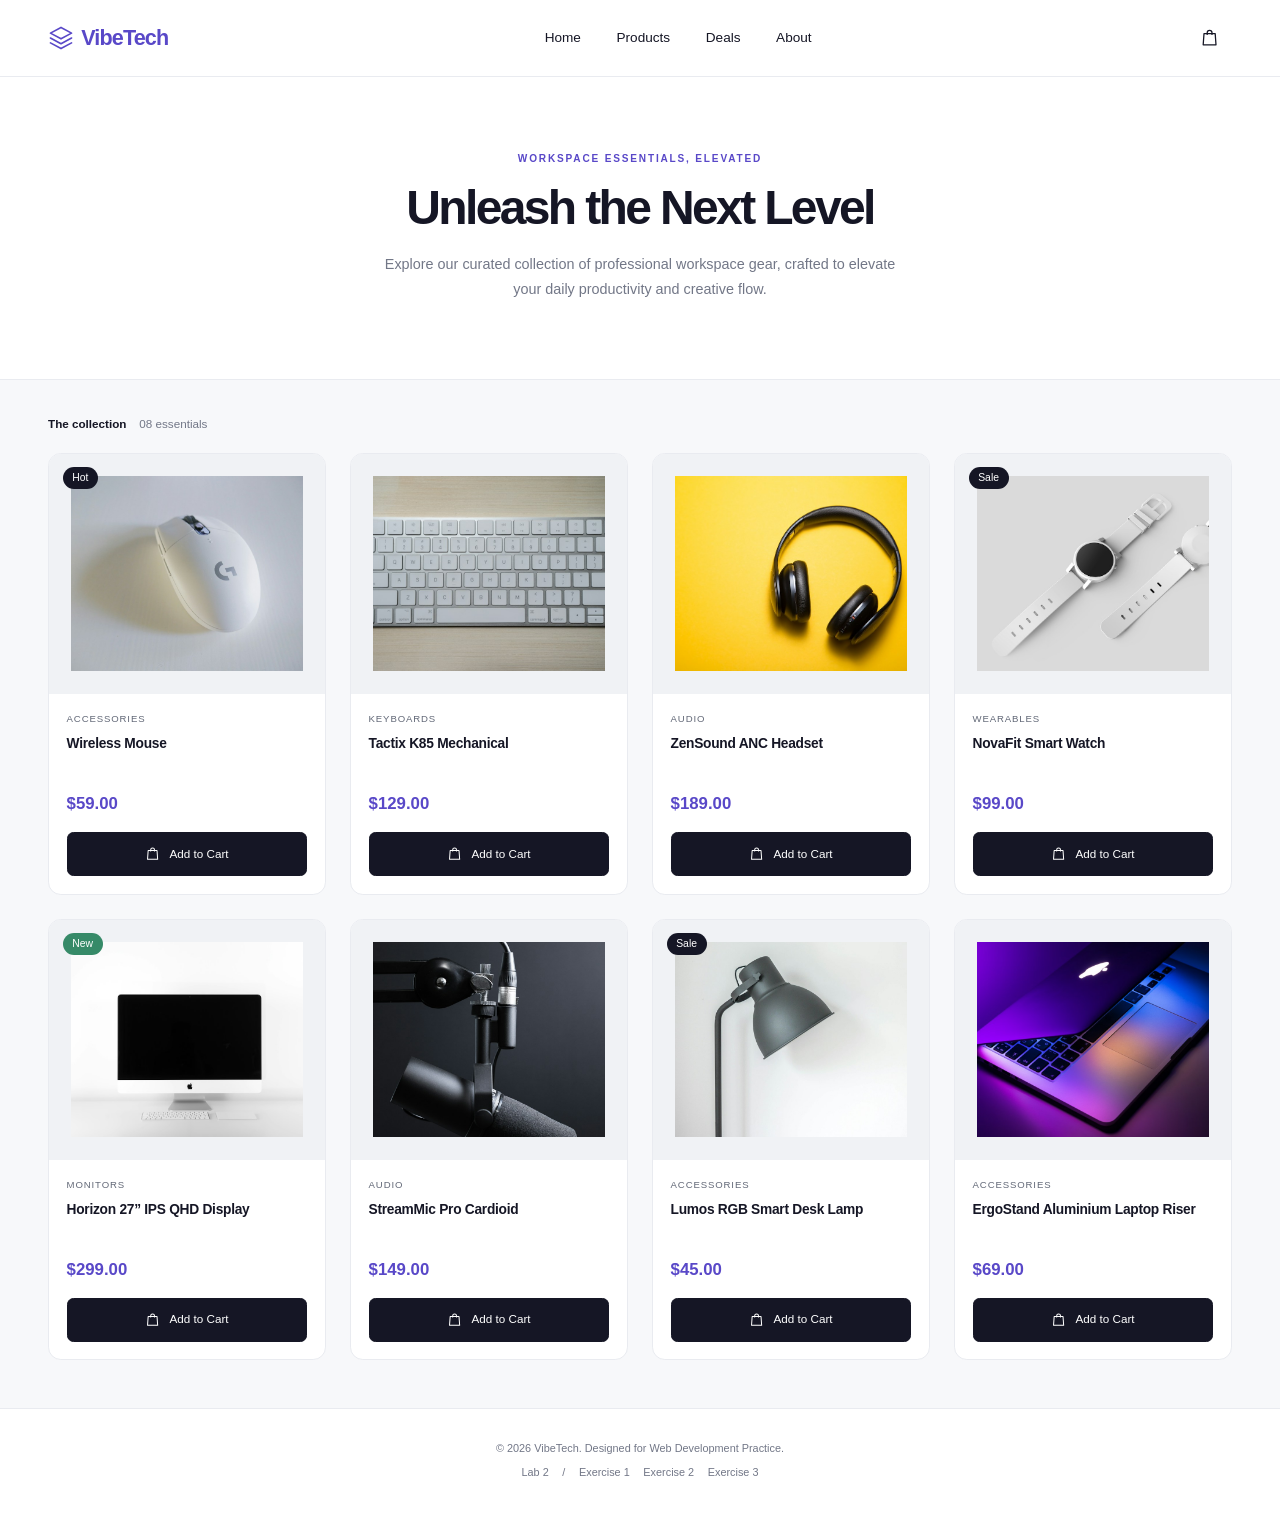
<file: index.html>
<!DOCTYPE html>
<html lang="en">
<head>
  <meta charset="UTF-8">
  <meta name="viewport" content="width=device-width, initial-scale=1.0">
  <meta name="description" content="Explore VibeTech’s curated collection of workspace essentials. A responsive landing page for Web Development and Design Lab 2.">
  <meta name="theme-color" content="#ffffff">
  <title>VibeTech — Elevate Your Everyday</title>
  <link rel="icon" href="assets/logo.svg" type="image/svg+xml">
  <link rel="stylesheet" href="styles.css">
  <script src="landing.js" defer></script>
</head>
<body>
  <a class="skip-link" href="#products">Skip to products</a>
<svg xmlns="http://www.w3.org/2000/svg" style="display:none"><symbol id="bag" viewBox="0 0 24 24"><path d="M5 7h14l1 14H4L5 7Z"/><path d="M9 8V6a3 3 0 0 1 6 0v2"/></symbol><symbol id="arrow" viewBox="0 0 24 24"><path d="M7 17 17 7M7 7h10v10"/></symbol></svg>
  <header class="site-header">
    <div class="navbar container">
      <a class="brand" href="#home" aria-label="VibeTech home"><img src="assets/logo.svg" width="26" height="26" alt="">VibeTech</a>
      <nav class="nav-links" id="main-navigation" aria-label="Main navigation">
        <a href="#home">Home</a><a href="#products" data-filter="all">Products</a><a href="#products" data-filter="sale">Deals</a><a href="#about">About</a>
      </nav>
      <div class="nav-actions">
        <button class="icon-button cart-toggle" type="button" aria-label="Open shopping bag"><svg aria-hidden="true"><use href="#bag"/></svg><span id="cart-count" hidden>0</span></button>
        <button class="menu-toggle icon-button" type="button" aria-label="Open navigation" aria-controls="main-navigation" aria-expanded="false"><span></span><span></span><span></span></button>
      </div>
    </div>
  </header>
  <main id="home">
    <section class="hero container" aria-labelledby="hero-title">
      <p class="eyebrow">WORKSPACE ESSENTIALS, ELEVATED</p>
      <h1 id="hero-title">Unleash the Next Level</h1>
      <p>Explore our curated collection of professional workspace gear, crafted to elevate<br class="desktop-break"> your daily productivity and creative flow.</p>
    </section>
    <section class="catalog" id="products" aria-label="Workspace products">
      <div class="container">
        <div class="catalog-heading"><h2 id="catalog-title">The collection <span>08 essentials</span></h2><button id="show-all" type="button" hidden>Show all products <span aria-hidden="true">↗</span></button></div>
        <div class="product-grid">
          <article class="product-card" data-product="mouse" data-name="Wireless Mouse" data-price="59.00" data-sale="false">
            <button class="product-image" type="button" aria-label="View details for Wireless Mouse">
              <span class="badge hot">Hot</span>
              <img src="assets/mouse.jpg" alt="An ergonomic light-colored wireless mouse." width="800" height="600" fetchpriority="high">
              <span class="image-caption">A closer look <svg aria-hidden="true"><use href="#arrow"/></svg></span>
            </button>
            <div class="product-content"><p class="category">ACCESSORIES</p><h3>Wireless Mouse</h3><p class="price">$59.00</p>
              <button class="add-to-cart" type="button" aria-label="Add Wireless Mouse to bag"><svg aria-hidden="true"><use href="#bag"/></svg>Add to Cart</button>
            </div>
          </article>
          <article class="product-card" data-product="keyboard" data-name="Tactix K85 Mechanical" data-price="129.00" data-sale="false">
            <button class="product-image" type="button" aria-label="View details for Tactix K85 Mechanical">

              <img src="assets/keyboard.jpg" alt="A compact mechanical keyboard with light-colored keys." width="800" height="600" >
              <span class="image-caption">A closer look <svg aria-hidden="true"><use href="#arrow"/></svg></span>
            </button>
            <div class="product-content"><p class="category">KEYBOARDS</p><h3>Tactix K85 Mechanical</h3><p class="price">$129.00</p>
              <button class="add-to-cart" type="button" aria-label="Add Tactix K85 Mechanical to bag"><svg aria-hidden="true"><use href="#bag"/></svg>Add to Cart</button>
            </div>
          </article>
          <article class="product-card" data-product="headphones" data-name="ZenSound ANC Headset" data-price="189.00" data-sale="false">
            <button class="product-image" type="button" aria-label="View details for ZenSound ANC Headset">

              <img src="assets/headphones.jpg" alt="Over-ear wireless headphones on a yellow background." width="800" height="600" >
              <span class="image-caption">A closer look <svg aria-hidden="true"><use href="#arrow"/></svg></span>
            </button>
            <div class="product-content"><p class="category">AUDIO</p><h3>ZenSound ANC Headset</h3><p class="price">$189.00</p>
              <button class="add-to-cart" type="button" aria-label="Add ZenSound ANC Headset to bag"><svg aria-hidden="true"><use href="#bag"/></svg>Add to Cart</button>
            </div>
          </article>
          <article class="product-card" data-product="watch" data-name="NovaFit Smart Watch" data-price="99.00" data-sale="true">
            <button class="product-image" type="button" aria-label="View details for NovaFit Smart Watch">
              <span class="badge sale">Sale</span>
              <img src="assets/watch.jpg" alt="A minimalist watch with a light-colored strap." width="800" height="600" >
              <span class="image-caption">A closer look <svg aria-hidden="true"><use href="#arrow"/></svg></span>
            </button>
            <div class="product-content"><p class="category">WEARABLES</p><h3>NovaFit Smart Watch</h3><p class="price">$99.00</p>
              <button class="add-to-cart" type="button" aria-label="Add NovaFit Smart Watch to bag"><svg aria-hidden="true"><use href="#bag"/></svg>Add to Cart</button>
            </div>
          </article>
          <article class="product-card" data-product="monitor" data-name="Horizon 27” IPS QHD Display" data-price="299.00" data-sale="false">
            <button class="product-image" type="button" aria-label="View details for Horizon 27” IPS QHD Display">
              <span class="badge new">New</span>
              <img src="assets/monitor.jpg" alt="A desktop monitor with a slim stand." width="800" height="600" loading="lazy">
              <span class="image-caption">A closer look <svg aria-hidden="true"><use href="#arrow"/></svg></span>
            </button>
            <div class="product-content"><p class="category">MONITORS</p><h3>Horizon 27” IPS QHD Display</h3><p class="price">$299.00</p>
              <button class="add-to-cart" type="button" aria-label="Add Horizon 27” IPS QHD Display to bag"><svg aria-hidden="true"><use href="#bag"/></svg>Add to Cart</button>
            </div>
          </article>
          <article class="product-card" data-product="microphone" data-name="StreamMic Pro Cardioid" data-price="149.00" data-sale="false">
            <button class="product-image" type="button" aria-label="View details for StreamMic Pro Cardioid">

              <img src="assets/microphone.jpg" alt="A professional microphone for recording and streaming." width="800" height="600" loading="lazy">
              <span class="image-caption">A closer look <svg aria-hidden="true"><use href="#arrow"/></svg></span>
            </button>
            <div class="product-content"><p class="category">AUDIO</p><h3>StreamMic Pro Cardioid</h3><p class="price">$149.00</p>
              <button class="add-to-cart" type="button" aria-label="Add StreamMic Pro Cardioid to bag"><svg aria-hidden="true"><use href="#bag"/></svg>Add to Cart</button>
            </div>
          </article>
          <article class="product-card" data-product="lamp" data-name="Lumos RGB Smart Desk Lamp" data-price="45.00" data-sale="true">
            <button class="product-image" type="button" aria-label="View details for Lumos RGB Smart Desk Lamp">
              <span class="badge sale">Sale</span>
              <img src="assets/lamp.jpg" alt="A desk lamp illuminating a workspace." width="800" height="600" loading="lazy">
              <span class="image-caption">A closer look <svg aria-hidden="true"><use href="#arrow"/></svg></span>
            </button>
            <div class="product-content"><p class="category">ACCESSORIES</p><h3>Lumos RGB Smart Desk Lamp</h3><p class="price">$45.00</p>
              <button class="add-to-cart" type="button" aria-label="Add Lumos RGB Smart Desk Lamp to bag"><svg aria-hidden="true"><use href="#bag"/></svg>Add to Cart</button>
            </div>
          </article>
          <article class="product-card" data-product="laptop" data-name="ErgoStand Aluminium Laptop Riser" data-price="69.00" data-sale="false">
            <button class="product-image" type="button" aria-label="View details for ErgoStand Aluminium Laptop Riser">

              <img src="assets/laptop.jpg" alt="An aluminium laptop in a minimal workspace." width="800" height="600" loading="lazy">
              <span class="image-caption">A closer look <svg aria-hidden="true"><use href="#arrow"/></svg></span>
            </button>
            <div class="product-content"><p class="category">ACCESSORIES</p><h3>ErgoStand Aluminium Laptop Riser</h3><p class="price">$69.00</p>
              <button class="add-to-cart" type="button" aria-label="Add ErgoStand Aluminium Laptop Riser to bag"><svg aria-hidden="true"><use href="#bag"/></svg>Add to Cart</button>
            </div>
          </article>
        </div>
      </div>
    </section>
  </main>
  <footer id="about" class="site-footer container"><p>© 2026 VibeTech. Designed for Web Development Practice.</p><p class="lab-links">Lab 2 <span aria-hidden="true">/</span> <a href="exercise1.html">Exercise 1</a><a href="excercise2.html">Exercise 2</a><a href="excercise3.html">Exercise 3</a></p></footer>
  <div id="notification" class="notification" role="status" aria-live="polite"></div>
  <dialog id="product-dialog" aria-labelledby="detail-title"><button class="dialog-close icon-button" type="button" aria-label="Close product details">×</button><img id="detail-image" alt="" width="800" height="600"><div class="dialog-content"><p class="category" id="detail-category"></p><h2 id="detail-title"></h2><p class="price" id="detail-price"></p><p class="detail-note">A little upgrade for your everyday workspace.</p><button id="detail-add" class="add-to-cart" type="button">Add to Cart</button></div></dialog>
  <dialog id="cart-dialog" aria-labelledby="cart-title"><button class="dialog-close icon-button" type="button" aria-label="Close shopping bag">×</button><div class="dialog-content"><p class="eyebrow">YOUR WORKSPACE UPGRADE</p><h2 id="cart-title">Shopping bag</h2><ul id="cart-items"></ul><p id="cart-empty">Your bag is empty. Discover your next essential.</p><div class="cart-total"><span>Total</span><strong id="cart-total">$0.00</strong></div><p class="demo-note">This is a coursework demo. No payment or order is collected.</p><button class="continue-button" type="button">Continue exploring <span aria-hidden="true">↗</span></button></div></dialog>
</body>
</html>
</file>
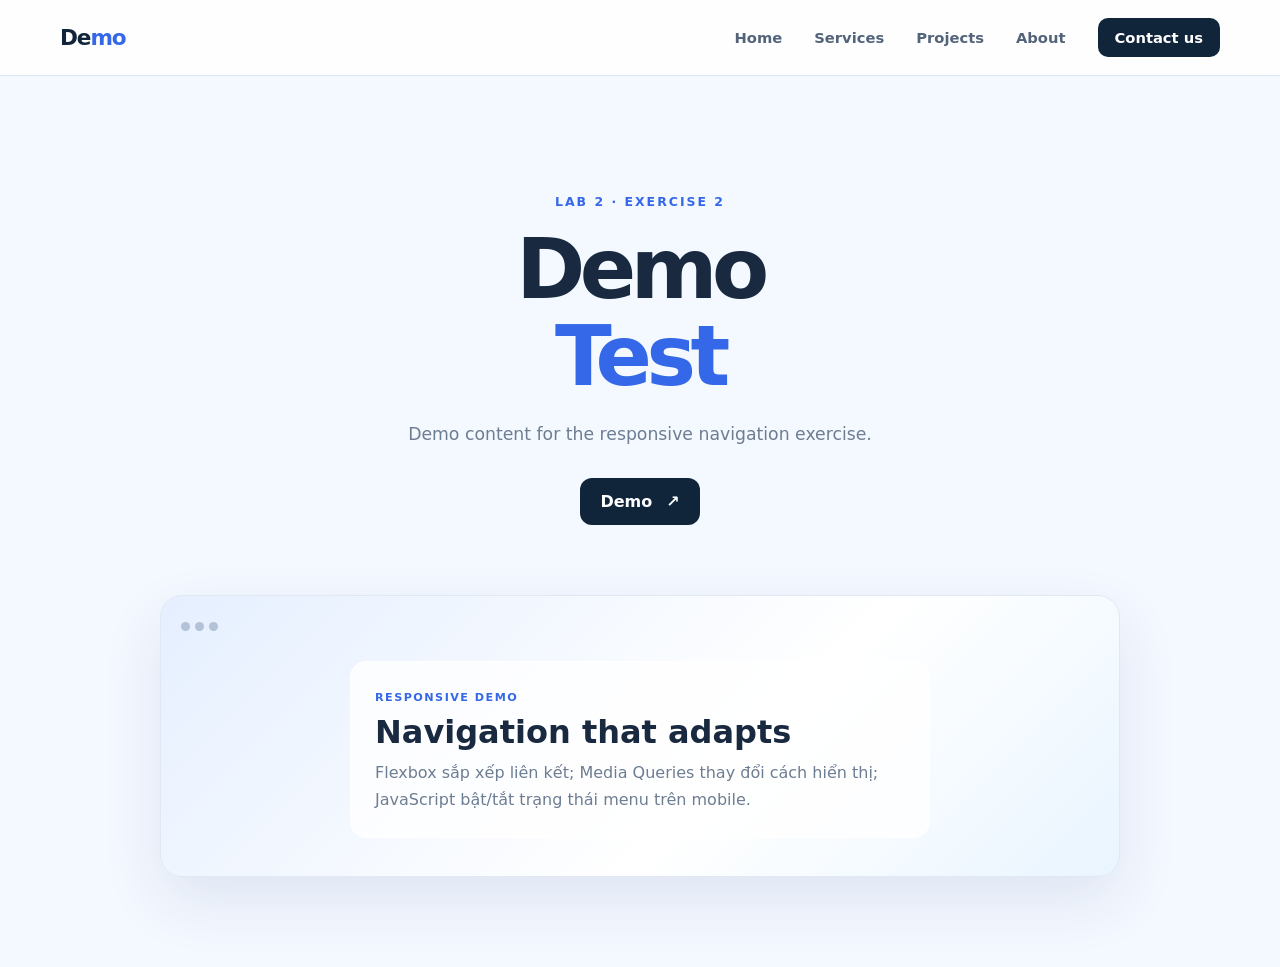
<file: excercise2.html>
<!DOCTYPE html>
<html lang="vi">
<head>
  <meta charset="UTF-8">
  <meta name="viewport" content="width=device-width, initial-scale=1.0">
  <title>Exercise 2 - Responsive Navigation</title>
  <link rel="stylesheet" href="excercise2.css">
  <script src="script.js" defer></script>
</head>
<body>
  <header class="site-header">
    <a class="brand" href="#home" aria-label="Demo">De<span>mo</span></a>

    <button class="menu-toggle" id="menuToggle" type="button" aria-label="Mở menu" aria-controls="navMenu" aria-expanded="false">
      <span></span><span></span><span></span>
    </button>

    <nav class="nav-menu" id="navMenu" aria-label="Điều hướng chính">
      <a href="#home" class="nav-link">Home</a>
      <a href="#services" class="nav-link">Services</a>
      <a href="#projects" class="nav-link">Projects</a>
      <a href="#about" class="nav-link">About</a>
      <a href="#contact" class="nav-link nav-link--cta">Contact us</a>
    </nav>
  </header>

  <main id="home" class="hero">
    <p class="eyebrow">LAB 2 · EXERCISE 2</p>
    <h1>Demo<br><span>Test</span></h1>
    <p class="hero-copy">Demo content for the responsive navigation exercise.</p>
    <a class="hero-button" href="#projects">Demo <span aria-hidden="true">↗</span></a>
    <div class="demo-panel" id="services">
      <div class="demo-dot"></div><div class="demo-dot"></div><div class="demo-dot"></div>
      <div class="demo-content"><span class="demo-label">RESPONSIVE DEMO</span><h2>Navigation that adapts</h2><p>Flexbox sắp xếp liên kết; Media Queries thay đổi cách hiển thị; JavaScript bật/tắt trạng thái menu trên mobile.</p></div>
    </div>
  </main>
</body>
</html>
</file>
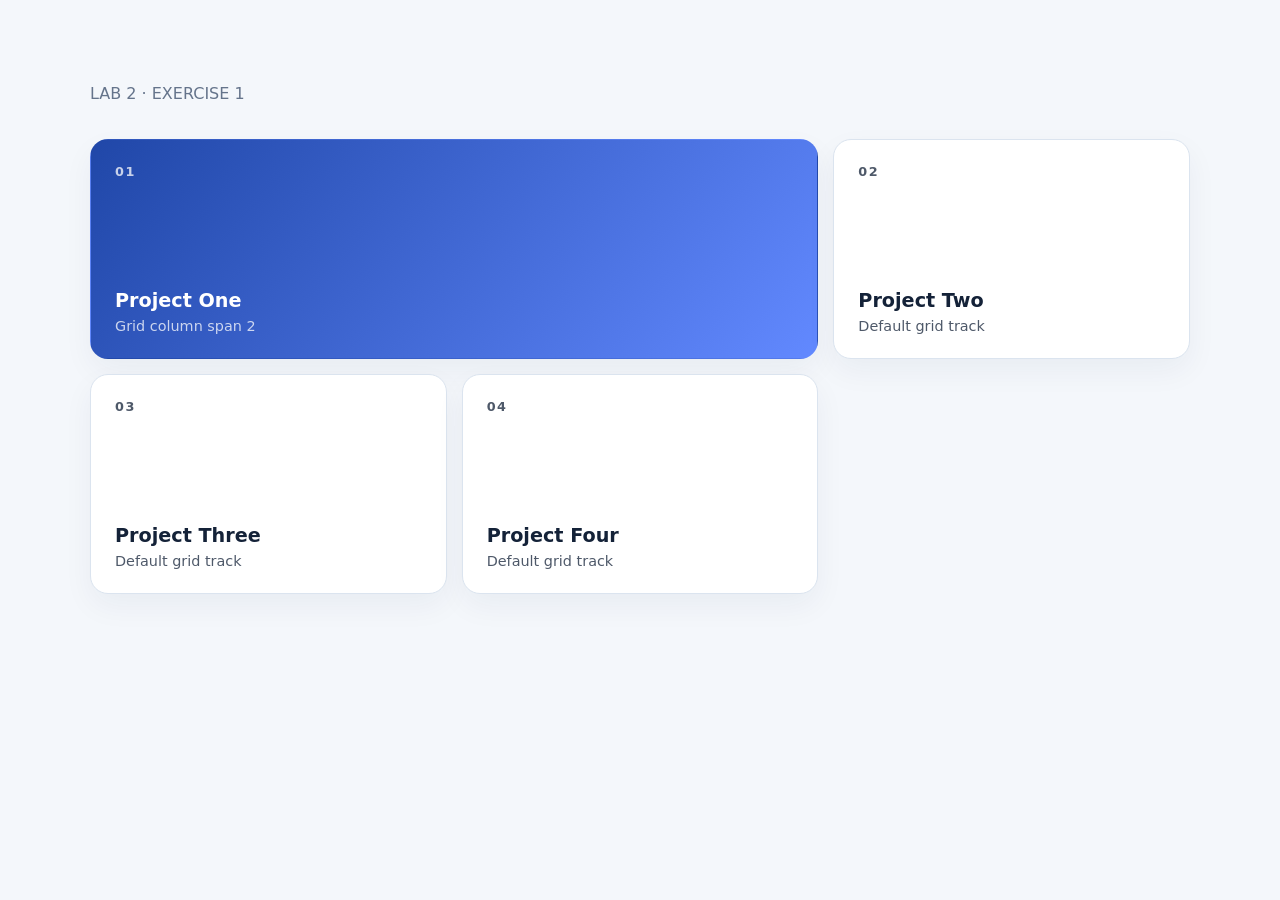
<file: exercise1.html>
<!DOCTYPE html>
<html lang="vi">
<head>
  <meta charset="UTF-8">
  <meta name="viewport" content="width=device-width, initial-scale=1.0">
  <title>Exercise 1 - CSS Grid Gallery</title>
  <link rel="stylesheet" href="exercise1.css">
</head>
<body>
  <main class="page">
    <header class="page-header">
      <p class="eyebrow">LAB 2 · EXERCISE 1</p>
    </header>

    <section class="gallery" aria-label="Bộ sưu tập dự án">
      <article class="gallery-item gallery-item--featured">
        <span class="item-number">01</span>
        <div><h2>Project One</h2><p>Grid column span 2</p></div>
      </article>
      <article class="gallery-item"><span class="item-number">02</span><div><h2>Project Two</h2><p>Default grid track</p></div></article>
      <article class="gallery-item"><span class="item-number">03</span><div><h2>Project Three</h2><p>Default grid track</p></div></article>
      <article class="gallery-item"><span class="item-number">04</span><div><h2>Project Four</h2><p>Default grid track</p></div></article>
    </section>
  </main>
</body>
</html>
</file>
<file: styles.css>
/* Mobile first; values and branding visually interpreted from the Figma canvas. */
:root {
  --accent: #5948c8;
  --ink: #151625;
  --muted: #727787;
  --surface: #f7f8fa;
  --line: #e9ebf0;
  --radius: .8rem;
  --max-width: 74rem;
  font-family: Arial, Helvetica, sans-serif;
  color: var(--ink);
  background: white;
  font-synthesis: none;
}
* { box-sizing: border-box; }
html { scroll-behavior: smooth; scroll-padding-top: 6rem; }
body { margin: 0; font-size: .9375rem; line-height: 1.6; }
button, a { -webkit-tap-highlight-color: transparent; }
button { font: inherit; cursor: pointer; }
a { color: inherit; text-decoration: none; }
button, a { touch-action: manipulation; }
button:focus-visible, a:focus-visible { outline: 3px solid var(--accent); outline-offset: 4px; }
button { color: inherit; }
img { display: block; max-width: 100%; object-fit: cover; }
svg { width: 1.2rem; height: 1.2rem; fill: none; stroke: currentColor; stroke-width: 1.6; stroke-linecap: round; stroke-linejoin: round; }
[hidden] { display: none !important; }
.container { width: min(var(--max-width), calc(100% - 2rem)); margin-inline: auto; }
.skip-link { position: fixed; top: -5rem; left: 1rem; padding: .75rem 1rem; background: var(--ink); color: white; z-index: 100; }
.skip-link:focus { top: .5rem; }
.site-header { position: sticky; top: 0; z-index: 20; background: rgb(255 255 255 / 86%); backdrop-filter: blur(18px); -webkit-backdrop-filter: blur(18px); border-bottom: 1px solid var(--line); }
.navbar { min-height: 4.75rem; display: flex; align-items: center; justify-content: space-between; gap: 1rem; }
.brand { display: inline-flex; align-items: center; gap: .45rem; color: var(--accent); font-size: 1.35rem; font-weight: 700; letter-spacing: -.04em; }
.nav-links { display: flex; gap: .3rem; align-items: center; }
.nav-links a { font-size: .85rem; padding: .55rem .9rem; border: 1px solid transparent; border-radius: .5rem; transition: background .2s, border-color .2s, box-shadow .2s, color .2s; }
.nav-links a:hover { color: var(--accent); background: rgb(240 237 255 / 65%); border-color: rgb(89 72 200 / 12%); box-shadow: 0 3px 12px rgb(89 72 200 / 8%); }
.nav-actions { display: flex; align-items: center; gap: .5rem; }
.icon-button { display: inline-flex; justify-content: center; align-items: center; width: 2.75rem; height: 2.75rem; border: 0; background: transparent; border-radius: .5rem; }
.icon-button:hover { background: #eeecf8; color: var(--accent); }
.cart-toggle { position: relative; }
#cart-count { position: absolute; top: 0; right: -.1rem; background: var(--accent); color: white; font-size: .65rem; min-width: 1.15rem; height: 1.15rem; line-height: 1.15rem; border-radius: 1rem; }
.menu-toggle { display: none; flex-direction: column; gap: 4px; }
.menu-toggle span { display: block; height: 2px; width: 19px; background: currentColor; transition: transform .2s; }
/* Navigation stays available if JavaScript is disabled. */
@media (width < 768px) {
  .navbar { flex-wrap: wrap; padding-block: .65rem; }
  .nav-links { order: 3; width: 100%; justify-content: space-between; }
  .js .menu-toggle { display: flex; }
  .js .nav-links { display: none; }
  .js .nav-links.is-open { display: flex; animation: menu-in .2s ease-out; }
  .menu-toggle[aria-expanded="true"] span:nth-child(1) { transform: translateY(6px) rotate(45deg); }
  .menu-toggle[aria-expanded="true"] span:nth-child(2) { opacity: 0; }
  .menu-toggle[aria-expanded="true"] span:nth-child(3) { transform: translateY(-6px) rotate(-45deg); }
}
.hero { text-align: center; padding-block: 3.5rem 3.8rem; }
.eyebrow { color: var(--accent); font-size: .63rem; font-weight: 700; letter-spacing: .18em; margin: 0 0 .85rem; }
h1 { font-size: clamp(2rem, 4.1vw, 3rem); letter-spacing: -.055em; line-height: 1.15; margin: 0 0 1rem; }
.hero > p:last-child { color: var(--muted); font-size: .9rem; line-height: 1.75; max-width: 37rem; margin: 0 auto; }
.desktop-break { display: none; }
.catalog { background: var(--surface); border-block: 1px solid var(--line); padding-block: 1.5rem 2.5rem; }
.catalog-heading { display: flex; justify-content: space-between; align-items: center; gap: 1rem; margin-bottom: 1.2rem; }
.catalog-heading h2 { margin: 0; font-size: .73rem; font-weight: 600; }
.catalog-heading h2 span { font-weight: 400; color: var(--muted); margin-left: .6rem; }
#show-all { border: 0; background: none; color: var(--accent); font-size: .75rem; }
.product-grid { display: grid; grid-template-columns: minmax(0, 1fr); gap: 1.35rem; }
.product-card { min-width: 0; display: flex; flex-direction: column; border-radius: var(--radius); border: 1px solid var(--line); background: white; overflow: hidden; transition: transform .25s, box-shadow .25s, border-color .25s; }
.product-card:hover, .product-card:focus-within { transform: translateY(-4px); border-color: #d8d3f1; box-shadow: 0 12px 28px rgb(22 24 40 / 7%); }
.product-image { position: relative; display: grid; place-items: center; width: 100%; border: 0; padding: 1.4rem; background: #f0f2f5; overflow: hidden; aspect-ratio: 1.35; }
.product-image img { height: 100%; width: 100%; min-height: 0; object-fit: cover; transition: transform .5s ease; }
.product-card:hover .product-image img, .product-image:focus-visible img { transform: scale(1.07); }
.badge { position: absolute; top: .85rem; left: .85rem; z-index: 1; background: var(--ink); color: white; border-radius: 2rem; padding: .15rem .6rem; font-size: .65rem; line-height: 1.6; }
.badge.new { background: #368a68; }
.image-caption { position: absolute; bottom: .65rem; left: 50%; transform: translate(-50%, .5rem); opacity: 0; display: flex; align-items: center; gap: .5rem; white-space: nowrap; font-size: .68rem; background: rgb(255 255 255 / 92%); backdrop-filter: blur(12px); padding: .4rem .7rem; border-radius: 2rem; transition: opacity .25s, transform .25s; }
.image-caption svg { width: .8rem; height: .8rem; }
.product-card:hover .image-caption, .product-image:focus-visible .image-caption { opacity: 1; transform: translate(-50%, 0); }
.product-content { display: flex; flex-direction: column; flex: 1; padding: 1.1rem; }
.category { color: #626877; font-size: .6rem; letter-spacing: .09em; margin: 0 0 .45rem; }
.product-content h3 { font-size: .86rem; line-height: 1.5; letter-spacing: -.02em; font-weight: 600; min-height: 2.6rem; margin: 0 0 1rem; }
.price { color: var(--accent); font-weight: 700; font-size: 1.05rem; margin: auto 0 .85rem; }
.add-to-cart, .continue-button { display: flex; align-items: center; justify-content: center; gap: .55rem; background: var(--ink); color: white; border: 1px solid var(--ink); border-radius: .4rem; min-height: 2.75rem; width: 100%; font-size: .73rem; transition: background .2s, transform .2s; }
.add-to-cart svg { width: .95rem; height: .95rem; }
.add-to-cart:hover, .continue-button:hover { background: var(--accent); border-color: var(--accent); }
.add-to-cart:active { transform: scale(.98); }
.site-footer { text-align: center; color: var(--muted); font-size: .68rem; padding-block: 1.5rem 2rem; }
.site-footer p { margin: .4rem 0; }
.lab-links { display: flex; gap: .85rem; align-items: center; justify-content: center; flex-wrap: wrap; }
.lab-links a:hover { color: var(--accent); text-decoration: underline; }
.notification { position: fixed; bottom: 1.25rem; left: 50%; transform: translate(-50%, 1rem); opacity: 0; pointer-events: none; z-index: 50; width: max-content; max-width: calc(100% - 2rem); background: var(--ink); color: white; padding: .75rem 1.25rem; border-radius: .65rem; font-size: .8rem; box-shadow: 0 6px 24px #0002; transition: opacity .2s, transform .2s; }
.notification.is-visible { opacity: 1; transform: translate(-50%, 0); }
dialog { border: 1px solid var(--line); border-radius: 1rem; padding: 0; width: min(30rem, calc(100% - 2rem)); max-height: 85dvh; color: var(--ink); box-shadow: 0 24px 100px #0003; }
dialog::backdrop { background: rgb(21 22 37 / 45%); backdrop-filter: blur(4px); }
.dialog-close { position: absolute; top: .5rem; right: .5rem; background: white; font-size: 1.5rem; z-index: 1; }
#detail-image { width: 100%; height: 16rem; }
.dialog-content { padding: 2rem; }
.dialog-content h2 { font-size: 1.45rem; letter-spacing: -.04em; line-height: 1.3; margin: 0 0 1rem; }
.detail-note, .demo-note, #cart-empty { color: var(--muted); font-size: .8rem; }
#cart-items { list-style: none; padding: 0; margin: 1rem 0; }
#cart-items li { display: flex; align-items: center; gap: .8rem; border-bottom: 1px solid var(--line); padding-block: .8rem; font-size: .8rem; }
#cart-items img { width: 3rem; height: 3rem; border-radius: .3rem; }
.cart-item-text { flex: 1; }
.cart-item-text strong, .cart-item-text span { display: block; }
.remove-item { border: 0; background: none; color: #716583; padding: .5rem; text-decoration: underline; font-size: .7rem; }
.cart-total { display: flex; justify-content: space-between; padding-block: 1rem; border-top: 1px solid var(--line); }
@media (min-width: 640px) {
  .container { width: min(var(--max-width), calc(100% - 4rem)); }
  .product-grid { grid-template-columns: repeat(2, minmax(0, 1fr)); }
  .hero { padding-block: 4rem 4.5rem; }
  .desktop-break { display: initial; }
  .catalog { padding-block: 2rem 3rem; }
}
@media (min-width: 1024px) {
  .product-grid { grid-template-columns: repeat(4, minmax(0, 1fr)); gap: 1.5rem; }
  .hero { padding-block: 4.6rem 4.8rem; }
  .catalog { padding-block: 2.2rem 3rem; }
  .product-image { aspect-ratio: 1.15; }
}
@keyframes menu-in { from { opacity: 0; transform: translateY(-.4rem); } to { opacity: 1; transform: translateY(0); } }
@media (prefers-reduced-motion: reduce) {
  html { scroll-behavior: auto; }
  *, *::before, *::after { animation: none !important; transition: none !important; }
}
</file>
<file: excercise2.css>
:root {
  --navy: #10243a;
  --blue: #3568e8;
  --text: #182940;
  --muted: #6d7d92;
}
* {
  box-sizing: border-box;
}
html {
  scroll-behavior: smooth;
}
body {
  margin: 0;
  background: #f4f8ff;
  color: var(--text);
  font-family: Inter, ui-sans-serif, system-ui, -apple-system,
    BlinkMacSystemFont, "Segoe UI", sans-serif;
}
.site-header {
  position: sticky;
  top: 0;
  z-index: 10;
  min-height: 76px;
  display: flex;
  align-items: center;
  justify-content: space-between;
  gap: 24px;
  padding: 0 max(24px, calc((100vw - 1160px) / 2));
  background: rgba(255, 255, 255, 0.84);
  border-bottom: 1px solid rgba(210, 222, 238, 0.8);
  backdrop-filter: blur(14px);
}
.brand {
  color: var(--navy);
  font-size: 1.35rem;
  font-weight: 850;
  text-decoration: none;
  letter-spacing: -0.05em;
  white-space: nowrap;
}
.brand span {
  color: var(--blue);
}
.nav-menu {
  display: flex;
  align-items: center;
  gap: clamp(16px, 2.5vw, 34px);
}
.nav-link {
  color: #53647a;
  font-size: 0.92rem;
  font-weight: 650;
  text-decoration: none;
  transition: color 0.2s ease;
}
.nav-link:hover,
.nav-link:focus-visible {
  color: var(--blue);
}
.nav-link--cta {
  padding: 11px 17px;
  color: white;
  border-radius: 10px;
  background: var(--navy);
}
.nav-link--cta:hover {
  color: white;
  background: var(--blue);
}
.menu-toggle {
  display: none;
  width: 44px;
  height: 44px;
  padding: 10px;
  border: 1px solid #d9e2ef;
  border-radius: 12px;
  background: white;
  cursor: pointer;
}
.menu-toggle span {
  display: block;
  height: 2px;
  margin: 4px 0;
  background: var(--navy);
  border-radius: 2px;
  transition: transform 0.2s ease, opacity 0.2s ease;
}
.hero {
  width: min(960px, calc(100% - 36px));
  margin: 0 auto;
  padding: clamp(58px, 9vw, 106px) 0 90px;
  text-align: center;
}
.eyebrow {
  color: var(--blue);
  font-size: 0.78rem;
  font-weight: 800;
  letter-spacing: 0.16em;
}
h1 {
  margin: 18px 0;
  font-size: clamp(2.5rem, 7vw, 5.2rem);
  line-height: 1.04;
  letter-spacing: -0.065em;
}
h1 span {
  color: var(--blue);
}
.hero-copy {
  max-width: 650px;
  margin: 0 auto 28px;
  color: var(--muted);
  font-size: 1.08rem;
  line-height: 1.8;
}
.hero-button {
  display: inline-flex;
  align-items: center;
  gap: 14px;
  padding: 14px 20px;
  color: white;
  background: var(--navy);
  border-radius: 12px;
  font-weight: 700;
  text-decoration: none;
  transition: transform 0.2s ease, background 0.2s ease;
}
.hero-button:hover {
  transform: translateY(-2px);
  background: var(--blue);
}
.demo-panel {
  position: relative;
  margin-top: 70px;
  padding: 20px;
  min-height: 230px;
  overflow: hidden;
  border: 1px solid #e1e8f3;
  border-radius: 22px;
  background: linear-gradient(135deg, #e5efff, #fff 60%, #e9f5ff);
  box-shadow: 0 24px 60px rgb(42 72 123 / 10%);
  text-align: left;
}
.demo-dot {
  display: inline-block;
  width: 9px;
  height: 9px;
  margin-right: 5px;
  border-radius: 50%;
  background: #b3c2d6;
}
.demo-content {
  max-width: 580px;
  margin: 26px auto 18px;
  padding: 24px;
  border: 1px solid white;
  border-radius: 16px;
  background: rgba(255, 255, 255, 0.8);
}
.demo-label {
  color: var(--blue);
  font-size: 0.7rem;
  font-weight: 850;
  letter-spacing: 0.13em;
}
.demo-content h2 {
  margin: 8px 0;
  font-size: clamp(1.25rem, 4vw, 2rem);
}
.demo-content p {
  margin: 0;
  color: var(--muted);
  line-height: 1.7;
}
footer {
  padding: 24px;
  border-top: 1px solid #e0e7f1;
  color: var(--muted);
  text-align: center;
  font-size: 0.9rem;
}
@media (max-width: 767px) {
  .site-header {
    min-height: 68px;
    padding: 0 18px;
  }
  .menu-toggle {
    display: block;
    position: relative;
    z-index: 12;
  }
  .menu-toggle[aria-expanded="true"] span:nth-child(1) {
    transform: translateY(6px) rotate(45deg);
  }
  .menu-toggle[aria-expanded="true"] span:nth-child(2) {
    opacity: 0;
  }
  .menu-toggle[aria-expanded="true"] span:nth-child(3) {
    transform: translateY(-6px) rotate(-45deg);
  }
  .nav-menu {
    position: absolute;
    top: calc(100% + 1px);
    left: 0;
    right: 0;
    display: flex;
    flex-direction: column;
    align-items: stretch;
    gap: 0;
    padding: 0 18px;
    background: rgba(255, 255, 255, 0.97);
    border-bottom: 1px solid #dbe4ef;
    box-shadow: 0 16px 28px rgb(24 41 64 / 8%);
    max-height: 0;
    overflow: hidden;
    visibility: hidden;
    opacity: 0;
    transition: max-height 0.28s ease, opacity 0.2s ease, padding 0.28s ease,
      visibility 0.28s;
  }
  .nav-menu.active {
    max-height: 360px;
    padding: 10px 18px 18px;
    visibility: visible;
    opacity: 1;
  }
  .nav-link {
    padding: 14px 4px;
  }
  .nav-link--cta {
    margin-top: 6px;
    padding: 13px 16px;
    text-align: center;
  }
  .hero {
    padding-top: 62px;
  }
  .demo-panel {
    margin-top: 48px;
    padding: 14px;
  }
  .demo-content {
    padding: 20px;
  }
}
@media (prefers-reduced-motion: reduce) {
  *,
  *::before,
  *::after {
    scroll-behavior: auto !important;
    transition-duration: 0.01ms !important;
  }
}
</file>
<file: exercise1.css>
:root {
  color-scheme: light;
  --ink: #142238;
  --muted: #65748b;
  --line: #dbe4ef;
  --surface: #ffffff;
  --accent: #3868e8;
  --accent-soft: #eaf0ff;
}

* {
  box-sizing: border-box;
}
body {
  margin: 0;
  min-height: 100vh;
  background: #f4f7fb;
  color: var(--ink);
  font-family: Inter, ui-sans-serif, system-ui, -apple-system,
    BlinkMacSystemFont, "Segoe UI", sans-serif;
}
.page {
  width: min(1100px, calc(100% - 32px));
  margin: 0 auto;
  padding: 64px 0;
}
.page-header {
  max-width: 680px;
  margin-bottom: 32px;
}
h1 {
  margin: 0 0 12px;
  font-size: clamp(2rem, 5vw, 3.25rem);
  letter-spacing: -0.045em;
}
.page-header > p:last-child,
.note {
  color: var(--muted);
  line-height: 1.7;
}
.gallery {
  display: grid;
  grid-template-columns: repeat(3, minmax(0, 1fr));
  gap: 15px;
}
.gallery-item {
  min-height: 220px;
  display: flex;
  flex-direction: column;
  justify-content: space-between;
  padding: 24px;
  border: 1px solid var(--line);
  border-radius: 18px;
  background: var(--surface);
  box-shadow: 0 12px 30px rgb(25 48 82 / 5%);
  transition: transform 0.2s ease, box-shadow 0.2s ease;
}
.gallery-item:hover {
  transform: translateY(-4px);
  box-shadow: 0 18px 36px rgb(25 48 82 / 10%);
}
.gallery-item--featured {
  grid-column: span 2;
  color: #fff;
  border-color: transparent;
  background: linear-gradient(130deg, #2047a8, #6289ff);
}
.item-number {
  font-size: 0.8rem;
  font-weight: 800;
  letter-spacing: 0.12em;
  opacity: 0.75;
}
.gallery-item h2 {
  margin: 0 0 6px;
  font-size: 1.2rem;
}
.gallery-item p {
  margin: 0;
  font-size: 0.9rem;
  opacity: 0.75;
}
.note {
  margin-top: 24px;
  padding: 16px 18px;
  border-left: 3px solid var(--accent);
  border-radius: 0 12px 12px 0;
  background: white;
}
code {
  padding: 2px 5px;
  border-radius: 5px;
  background: #edf2fa;
  color: #243d72;
}
@media (max-width: 640px) {
  .page {
    padding: 40px 0;
  }
  .gallery {
    grid-template-columns: repeat(2, minmax(0, 1fr));
  }
  .gallery-item {
    min-height: 180px;
    padding: 18px;
  }
  .gallery-item--featured {
    grid-column: span 2;
  }
}
@media (max-width: 380px) {
  .gallery {
    grid-template-columns: 1fr;
  }
  .gallery-item--featured {
    grid-column: span 1;
  }
}
</file>
